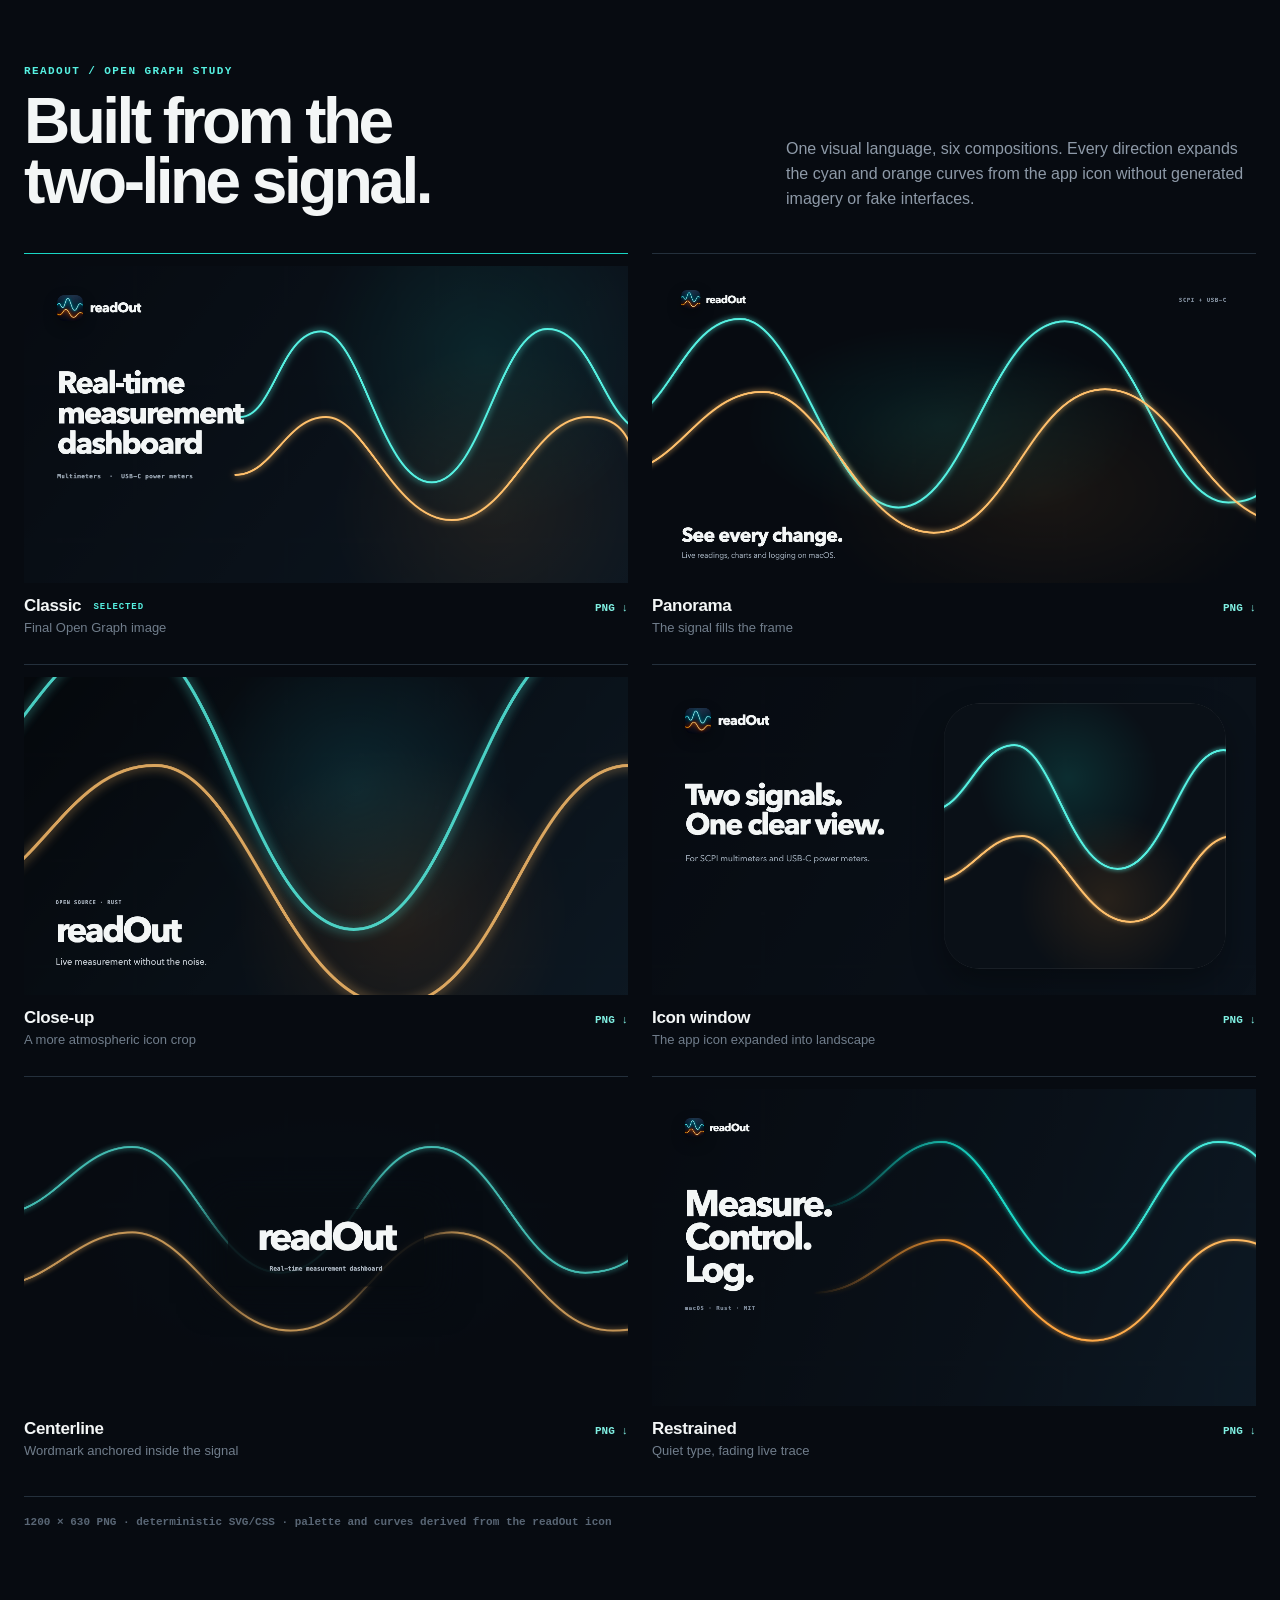
<file: og-variants/index.html>
<!doctype html>
<html lang="en">
<head>
  <meta charset="utf-8">
  <meta name="viewport" content="width=device-width, initial-scale=1">
  <title>readOut — OG image directions</title>
  <link rel="stylesheet" href="styles.css">
</head>
<body class="gallery-page">
  <main class="gallery">
    <header class="gallery-header">
      <div><p class="gallery-kicker">READOUT / OPEN GRAPH STUDY</p><h1>Built from the<br>two-line signal.</h1></div>
      <p class="gallery-lede">One visual language, six compositions. Every direction expands the cyan and orange curves from the app icon without generated imagery or fake interfaces.</p>
    </header>
    <section class="gallery-grid">
      <article class="gallery-card selected"><a class="preview" href="output/og-final.png"><img src="output/og-final.png" alt="Final Classic readOut OG image"></a><div class="gallery-meta"><div><h2>Classic <span class="selected-label">SELECTED</span></h2><p>Final Open Graph image</p></div><a class="download" href="output/og-final.png" download>PNG ↓</a></div></article>
      <article class="gallery-card"><a class="preview" href="output/og-02-panorama.png"><img src="output/og-02-panorama.png" alt="Panorama readOut OG image"></a><div class="gallery-meta"><div><h2>Panorama</h2><p>The signal fills the frame</p></div><a class="download" href="output/og-02-panorama.png" download>PNG ↓</a></div></article>
      <article class="gallery-card"><a class="preview" href="output/og-03-close-up.png"><img src="output/og-03-close-up.png" alt="Close-up readOut OG image"></a><div class="gallery-meta"><div><h2>Close-up</h2><p>A more atmospheric icon crop</p></div><a class="download" href="output/og-03-close-up.png" download>PNG ↓</a></div></article>
      <article class="gallery-card"><a class="preview" href="output/og-04-icon-window.png"><img src="output/og-04-icon-window.png" alt="Icon window readOut OG image"></a><div class="gallery-meta"><div><h2>Icon window</h2><p>The app icon expanded into landscape</p></div><a class="download" href="output/og-04-icon-window.png" download>PNG ↓</a></div></article>
      <article class="gallery-card"><a class="preview" href="output/og-05-centerline.png"><img src="output/og-05-centerline.png" alt="Centerline readOut OG image"></a><div class="gallery-meta"><div><h2>Centerline</h2><p>Wordmark anchored inside the signal</p></div><a class="download" href="output/og-05-centerline.png" download>PNG ↓</a></div></article>
      <article class="gallery-card"><a class="preview" href="output/og-06-restrained.png"><img src="output/og-06-restrained.png" alt="Restrained readOut OG image"></a><div class="gallery-meta"><div><h2>Restrained</h2><p>Quiet type, fading live trace</p></div><a class="download" href="output/og-06-restrained.png" download>PNG ↓</a></div></article>
    </section>
    <footer class="gallery-footer">1200 × 630 PNG · deterministic SVG/CSS · palette and curves derived from the readOut icon</footer>
  </main>
</body>
</html>
</file>
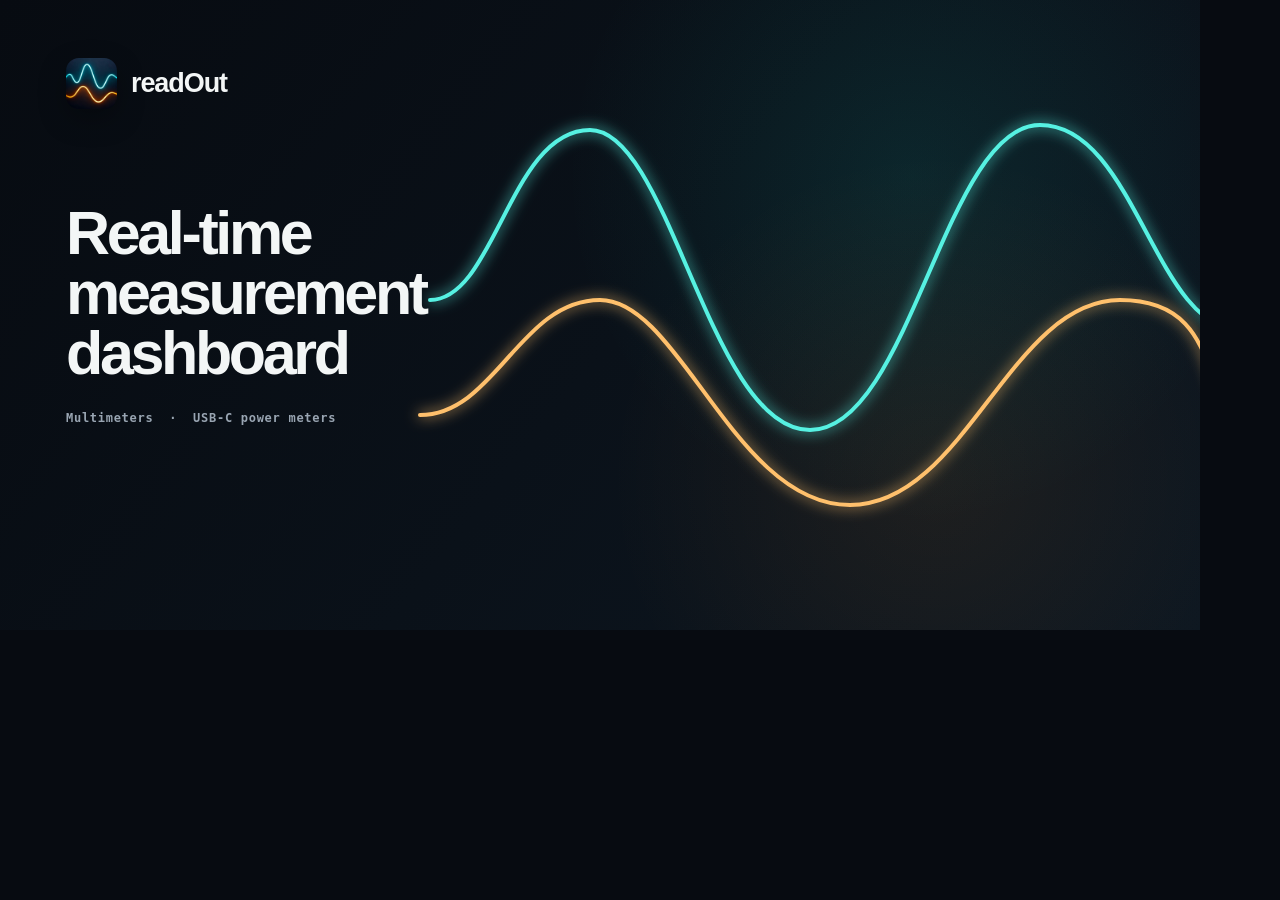
<file: og-variants/render.html>
<!doctype html>
<html lang="en">
<head>
  <meta charset="utf-8">
  <meta name="viewport" content="width=device-width, initial-scale=1">
  <title>readOut OG renderer</title>
  <link rel="stylesheet" href="styles.css">
</head>
<body class="render-page">
  <main class="render-stage">
    <section class="og-card classic" data-variant="1">
      <div class="copy copy-left">
        <div class="brand"><img src="assets/icon.png" alt=""><span>readOut</span></div>
        <h1>Real-time<br>measurement<br>dashboard</h1>
        <p>Multimeters&nbsp;&nbsp;·&nbsp;&nbsp;USB-C power meters</p>
      </div>
      <svg class="waves waves-right" viewBox="0 0 1200 630" aria-hidden="true">
        <defs><filter id="glow1"><feGaussianBlur stdDeviation="7" result="b"/><feMerge><feMergeNode in="b"/><feMergeNode in="SourceGraphic"/></feMerge></filter></defs>
        <path class="wave cyan glow" d="M430 300 C495 300 510 130 590 130 S710 430 810 430 S945 125 1040 125 S1155 330 1240 330"/>
        <path class="wave orange glow" d="M420 415 C495 415 520 300 600 300 S735 505 850 505 S1010 300 1120 300 S1195 415 1250 415"/>
      </svg>
    </section>

    <section class="og-card panorama" data-variant="2">
      <header class="topline"><div class="brand brand-small"><img src="assets/icon.png" alt=""><span>readOut</span></div><span>SCPI + USB-C</span></header>
      <svg class="waves waves-panorama" viewBox="0 0 1200 630" aria-hidden="true">
        <defs><filter id="glow2"><feGaussianBlur stdDeviation="6" result="b"/><feMerge><feMergeNode in="b"/><feMergeNode in="SourceGraphic"/></feMerge></filter></defs>
        <path class="wave cyan glow" d="M-80 315 C30 315 60 105 175 105 S355 480 490 480 S675 110 820 110 S1015 470 1145 470 S1240 320 1300 320"/>
        <path class="wave orange glow" d="M-70 410 C50 410 95 250 220 250 S410 530 560 530 S750 245 900 245 S1100 515 1280 515"/>
      </svg>
      <footer class="bottom-copy"><h1>See every change.</h1><p>Live readings, charts and logging on macOS.</p></footer>
    </section>

    <section class="og-card crop" data-variant="3">
      <svg class="waves waves-crop" viewBox="0 0 1200 630" aria-hidden="true">
        <defs><filter id="glow3"><feGaussianBlur stdDeviation="11" result="b"/><feMerge><feMergeNode in="b"/><feMergeNode in="SourceGraphic"/></feMerge></filter></defs>
        <path class="wave cyan glow thick" d="M-170 200 C-15 200 35 -80 210 -80 S455 500 655 500 S920 -70 1110 -70 S1300 250 1410 250"/>
        <path class="wave orange glow thick" d="M-140 430 C20 430 80 175 260 175 S520 650 735 650 S1000 175 1205 175 S1370 430 1450 430"/>
      </svg>
      <div class="crop-brand"><span class="repo">OPEN SOURCE · RUST</span><h1>readOut</h1><p>Live measurement without the noise.</p></div>
    </section>

    <section class="og-card window" data-variant="4">
      <div class="window-copy"><div class="brand"><img src="assets/icon.png" alt=""><span>readOut</span></div><h1>Two signals.<br>One clear view.</h1><p>For SCPI multimeters and USB-C power meters.</p></div>
      <div class="signal-window">
        <svg viewBox="0 0 560 470" aria-hidden="true">
          <defs><filter id="glow4"><feGaussianBlur stdDeviation="5" result="b"/><feMerge><feMergeNode in="b"/><feMergeNode in="SourceGraphic"/></feMerge></filter></defs>
          <path class="wave cyan glow" d="M-30 185 C45 185 65 55 140 55 S250 300 345 300 S470 65 555 65 S635 185 670 185"/>
          <path class="wave orange glow" d="M-25 325 C50 325 80 235 155 235 S275 405 370 405 S490 235 575 235 S635 325 670 325"/>
        </svg>
      </div>
    </section>

    <section class="og-card centered" data-variant="5">
      <svg class="waves waves-center" viewBox="0 0 1200 630" aria-hidden="true">
        <defs><filter id="glow5"><feGaussianBlur stdDeviation="6" result="b"/><feMerge><feMergeNode in="b"/><feMergeNode in="SourceGraphic"/></feMerge></filter></defs>
        <path class="wave cyan glow" d="M-60 250 C60 250 105 115 215 115 S380 365 510 365 S680 115 810 115 S985 365 1115 365 S1245 250 1300 250"/>
        <path class="wave orange glow" d="M-60 390 C55 390 100 285 215 285 S390 480 530 480 S710 285 850 285 S1030 480 1170 480 S1270 390 1320 390"/>
      </svg>
      <div class="center-brand"><h1>readOut</h1><p>Real-time measurement dashboard</p></div>
    </section>

    <section class="og-card restrained" data-variant="6">
      <div class="restrained-copy"><div class="brand brand-small"><img src="assets/icon.png" alt=""><span>readOut</span></div><h1>Measure.<br>Control.<br>Log.</h1><p>macOS · Rust · MIT</p></div>
      <svg class="waves waves-restrained" viewBox="0 0 1200 630" aria-hidden="true">
        <defs>
          <linearGradient id="fadeC" x1="0" y1="0" x2="1" y2="0"><stop offset="0" stop-color="#19d7c5" stop-opacity="0"/><stop offset=".35" stop-color="#19d7c5"/><stop offset="1" stop-color="#56f1e2"/></linearGradient>
          <linearGradient id="fadeO" x1="0" y1="0" x2="1" y2="0"><stop offset="0" stop-color="#ff9d32" stop-opacity="0"/><stop offset=".35" stop-color="#ff9d32"/><stop offset="1" stop-color="#ffc06c"/></linearGradient>
          <filter id="glow6"><feGaussianBlur stdDeviation="5" result="b"/><feMerge><feMergeNode in="b"/><feMergeNode in="SourceGraphic"/></feMerge></filter>
        </defs>
        <path class="wave fade-cyan glow" d="M330 235 C440 235 475 105 575 105 S730 365 850 365 S1010 105 1125 105 S1230 235 1280 235"/>
        <path class="wave fade-orange glow" d="M320 405 C435 405 475 300 580 300 S745 500 875 500 S1040 300 1155 300 S1240 405 1290 405"/>
      </svg>
    </section>
  </main>
  <script>
    const selected = new URLSearchParams(location.search).get('variant') || '1';
    for (const card of document.querySelectorAll('.og-card')) card.hidden = card.dataset.variant !== selected;
  </script>
</body>
</html>
</file>
<file: og-variants/styles.css>
:root {
  color-scheme: dark;
  --void: #070b11;
  --navy: #0d1721;
  --cyan: #19d7c5;
  --cyan-hi: #56f1e2;
  --orange: #ff9d32;
  --orange-hi: #ffc06c;
  --white: #f3f6f6;
  --muted: #99a5b2;
  font-family: "Avenir Next", Avenir, "Helvetica Neue", sans-serif;
}
* { box-sizing: border-box; }
body { margin: 0; background: var(--void); color: var(--white); }
.render-page, .render-stage, .og-card { width: 1200px; height: 630px; overflow: hidden; }
.og-card { position: relative; isolation: isolate; background: var(--void); }
.og-card[hidden] { display: none; }
.og-card::before { content: ""; position: absolute; inset: 0; z-index: -2; background: radial-gradient(circle at 76% 28%, rgba(25,215,197,.1), transparent 34%), radial-gradient(circle at 78% 76%, rgba(255,157,50,.08), transparent 31%), linear-gradient(128deg, #070b11 0%, #0a1119 52%, #0d1721 100%); }
.brand { display: flex; align-items: center; gap: 14px; font-size: 27px; font-weight: 700; letter-spacing: -.04em; }
.brand img { width: 51px; height: 51px; border-radius: 13px; box-shadow: 0 10px 28px rgba(0,0,0,.28); }
.brand-small { gap: 11px; font-size: 21px; }
.brand-small img { width: 38px; height: 38px; border-radius: 10px; }
.wave { fill: none; stroke-width: 4; stroke-linecap: round; vector-effect: non-scaling-stroke; }
.wave.cyan { stroke: var(--cyan-hi); }
.wave.orange { stroke: var(--orange-hi); }
.wave.glow { filter: url(#glow1); }
.thick { stroke-width: 6; }

/* Classic */
.copy-left { position: absolute; z-index: 2; left: 66px; top: 58px; width: 440px; }
.copy-left h1 { margin: 95px 0 0; font-size: 61px; line-height: .98; letter-spacing: -.055em; font-weight: 650; }
.copy-left p { margin: 29px 0 0; color: var(--muted); font: 650 12px/1 "SFMono-Regular", Menlo, monospace; letter-spacing: .06em; }
.waves-right { position: absolute; inset: 0; width: 100%; height: 100%; }

/* Panorama */
.panorama::before { background: radial-gradient(ellipse at 48% 50%, rgba(25,215,197,.1), transparent 45%), radial-gradient(ellipse at 65% 72%, rgba(255,157,50,.08), transparent 42%), #070b11; }
.topline { position: absolute; z-index: 2; left: 58px; right: 58px; top: 48px; display: flex; align-items: center; justify-content: space-between; }
.topline > span { color: #7d8a99; font: 700 11px/1 "SFMono-Regular", Menlo, monospace; letter-spacing: .12em; }
.waves-panorama { position: absolute; inset: 0; width: 100%; height: 100%; }
.waves-panorama .glow { filter: url(#glow2); }
.bottom-copy { position: absolute; z-index: 2; left: 59px; bottom: 45px; }
.bottom-copy h1 { margin: 0; font-size: 39px; line-height: 1; letter-spacing: -.04em; }
.bottom-copy p { margin: 10px 0 0; color: var(--muted); font-size: 15px; }

/* Crop */
.crop::before { background: radial-gradient(circle at 55% 35%, rgba(26,141,156,.19), transparent 40%), radial-gradient(circle at 62% 75%, rgba(184,102,31,.15), transparent 38%), linear-gradient(130deg, #05080c, #0d1822); }
.waves-crop { position: absolute; inset: 0; width: 100%; height: 100%; opacity: .85; }
.waves-crop .glow { filter: url(#glow3); }
.crop-brand { position: absolute; z-index: 2; left: 63px; bottom: 53px; }
.crop-brand .repo { color: #a7b1bc; font: 700 10px/1 "SFMono-Regular", Menlo, monospace; letter-spacing: .13em; }
.crop-brand h1 { margin: 16px 0 0; font-size: 69px; line-height: .9; letter-spacing: -.065em; }
.crop-brand p { margin: 18px 0 0; color: #c0c7ce; font-size: 18px; }

/* Icon window */
.window { background: #080d13; }
.window::before { background: linear-gradient(120deg, #070b11 0%, #0b131c 100%); }
.window-copy { position: absolute; z-index: 2; left: 66px; top: 61px; width: 470px; }
.window-copy h1 { margin: 95px 0 0; font-size: 59px; line-height: .98; letter-spacing: -.055em; }
.window-copy p { margin: 25px 0 0; color: var(--muted); font-size: 17px; }
.signal-window { position: absolute; right: 60px; top: 52px; width: 560px; height: 526px; overflow: hidden; border-radius: 70px; background: radial-gradient(circle at 44% 28%, rgba(25,215,197,.15), transparent 37%), radial-gradient(circle at 58% 74%, rgba(255,157,50,.12), transparent 35%), #0a1017; box-shadow: inset 0 0 0 1px rgba(255,255,255,.07), 0 30px 65px rgba(0,0,0,.32); }
.signal-window svg { width: 100%; height: 100%; }
.signal-window .glow { filter: url(#glow4); }

/* Centered */
.centered::before { background: radial-gradient(ellipse at 50% 48%, rgba(8,21,29,.35), transparent 65%), #070b11; }
.waves-center { position: absolute; inset: 0; width: 100%; height: 100%; opacity: .76; }
.waves-center .glow { filter: url(#glow5); }
.center-brand { position: absolute; z-index: 2; left: 50%; top: 50%; transform: translate(-50%,-50%); width: 390px; padding: 26px 35px 29px; text-align: center; background: rgba(7,11,17,.9); box-shadow: 0 0 55px 35px rgba(7,11,17,.72); }
.center-brand h1 { margin: 0; font-size: 77px; line-height: .86; letter-spacing: -.07em; }
.center-brand p { margin: 22px 0 0; color: #abb5c0; font: 650 12px/1 "SFMono-Regular", Menlo, monospace; }

/* Restrained */
.restrained::before { background: linear-gradient(112deg, #070b11 0%, #0a1119 58%, #0d1924 100%); }
.restrained-copy { position: absolute; z-index: 2; left: 65px; top: 58px; }
.restrained-copy h1 { margin: 102px 0 0; font-size: 73px; line-height: .9; letter-spacing: -.06em; }
.restrained-copy p { margin: 35px 0 0; color: #7f8c9c; font: 700 11px/1 "SFMono-Regular", Menlo, monospace; letter-spacing: .11em; }
.waves-restrained { position: absolute; inset: 0; width: 100%; height: 100%; }
.waves-restrained .glow { filter: url(#glow6); }
.fade-cyan { stroke: url(#fadeC); }
.fade-orange { stroke: url(#fadeO); }

/* Gallery */
.gallery-page { min-height: 100vh; background: #070b11; }
.gallery { width: min(1460px, calc(100% - 48px)); margin: 0 auto; padding: 66px 0 90px; }
.gallery-header { display: flex; align-items: end; justify-content: space-between; gap: 50px; margin-bottom: 42px; }
.gallery-kicker { margin: 0 0 14px; color: var(--cyan-hi); font: 700 11px/1 "SFMono-Regular", Menlo, monospace; letter-spacing: .13em; }
.gallery h1 { margin: 0; font-size: clamp(47px,5vw,72px); line-height: .94; letter-spacing: -.055em; }
.gallery-lede { max-width: 470px; margin: 0; color: #8e9aa8; font-size: 16px; line-height: 1.55; }
.gallery-grid { display: grid; grid-template-columns: repeat(2,minmax(0,1fr)); gap: 29px 24px; }
.gallery-card { border-top: 1px solid #24303c; padding-top: 12px; }
.gallery-card.selected { border-top-color: var(--cyan); }
.selected-label { margin-left: 8px; color: var(--cyan-hi); font: 700 9px/1 "SFMono-Regular", Menlo, monospace; letter-spacing: .1em; vertical-align: 2px; }
.preview { display: block; background: #070b11; }
.gallery-card img { display: block; width: 100%; height: auto; }
.gallery-meta { display: flex; justify-content: space-between; align-items: baseline; gap: 20px; padding-top: 13px; }
.gallery-meta h2 { margin: 0 0 4px; font-size: 17px; letter-spacing: -.02em; }
.gallery-meta p { margin: 0; color: #707d8b; font-size: 13px; }
.download { color: #7feee1; text-decoration: none; font: 700 11px/1 "SFMono-Regular", Menlo, monospace; }
.gallery-footer { margin-top: 38px; padding-top: 17px; border-top: 1px solid #24303c; color: #596675; font: 600 11px/1.5 "SFMono-Regular", Menlo, monospace; }
@media (max-width:900px) { .gallery { width:min(680px,calc(100% - 28px)); padding-top:42px; } .gallery-header{display:block}.gallery-lede{margin-top:20px}.gallery-grid{grid-template-columns:1fr} }
</file>
